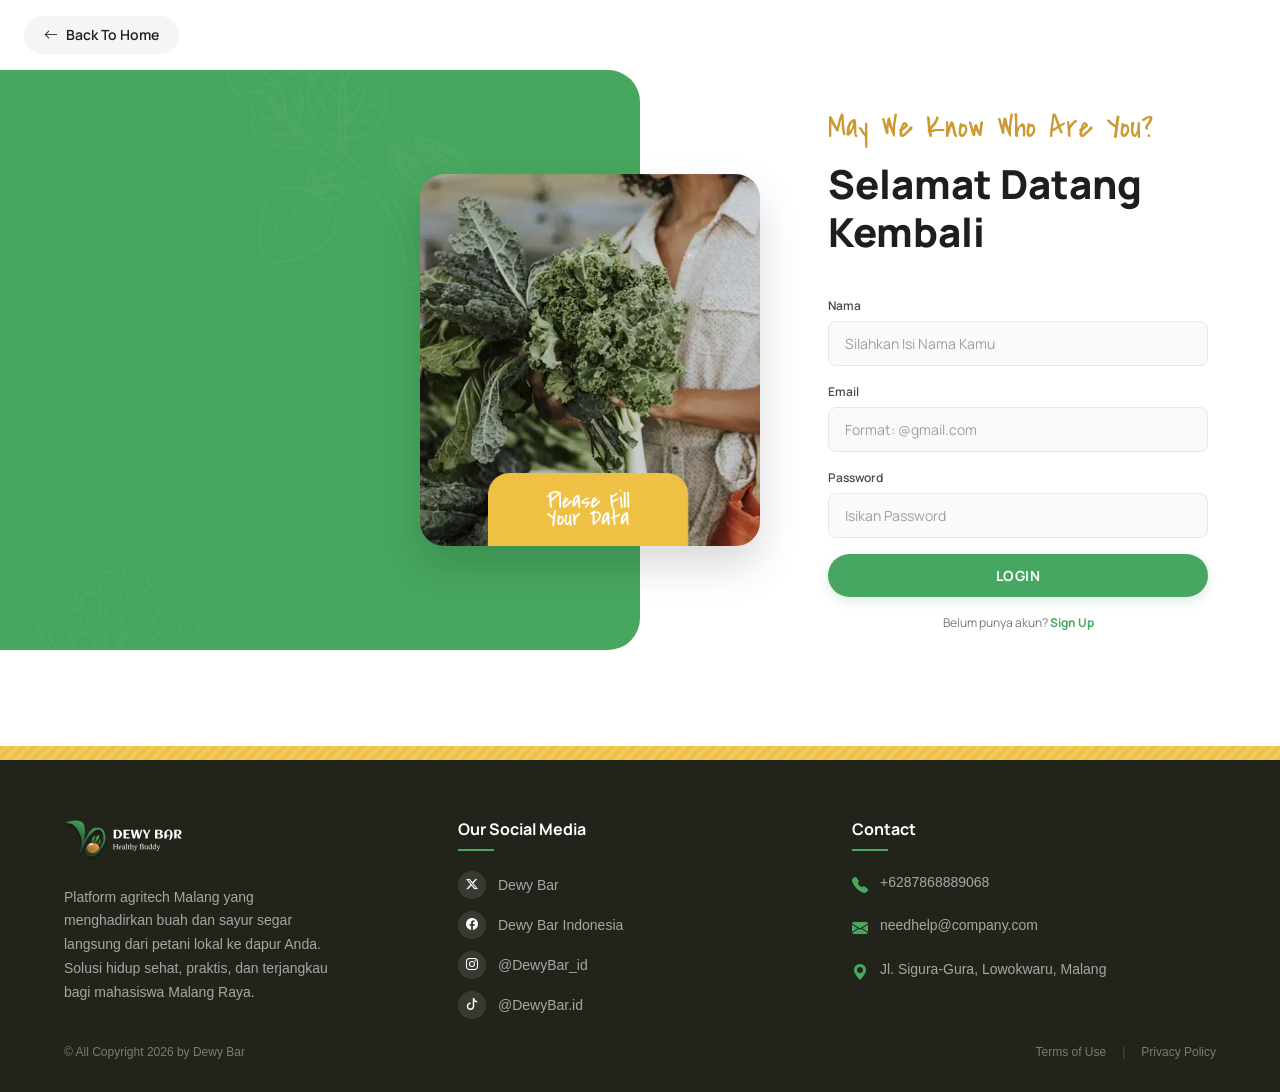
<file: views/BeforeLogin/login-page.html>
<!DOCTYPE html>
<html lang="id">
<head>
  <meta charset="UTF-8">
  <meta name="viewport" content="width=device-width, initial-scale=1.0">
  <title>Login — Dewy Bar</title>
  <link rel="stylesheet" href="https://cdn.jsdelivr.net/npm/bootstrap-icons@1.11.3/font/bootstrap-icons.min.css">
  <link rel="stylesheet" href="../../style/global.css">
  <link rel="stylesheet" href="../../style/footer.css">
  <link rel="stylesheet" href="../../style/auth.css">
  <link rel="preconnect" href="https://fonts.googleapis.com">
  <link rel="preconnect" href="https://fonts.gstatic.com" crossorigin>
  <link href="https://fonts.googleapis.com/css2?family=Cover&family=Covered+By+Your+Grace&display=swap" rel="stylesheet">
</head>
<body>

<!-- Back button -->
<div class="auth-back">
  <a href="../../index.html" class="back-pill"><i class="bi bi-arrow-left"></i> Back To Home</a>
</div>

<div class="auth-layout">
  
<div class="auth-left">
  <img src="../../assets/img/login-register/bg-hijau.png" alt="Pattern" class="auth-left__bg">
  
  <div class="auth-left__content-flat">
    <img src="../../assets/img/login-register/sayur-kol.png" alt="Please Fill Your Data" class="auth-left__flat-card-img">
  </div>
</div>

  <div class="auth-right">
    <div class="auth-form-wrap">
      <span class="auth-eyebrow">May We Know Who Are You?</span>
      <h2 class="auth-title">Selamat Datang Kembali</h2>
      
      <form class="auth-form" id="loginForm" onsubmit="event.preventDefault(); handleLogin();">
        <div class="auth-alert error" id="loginError"></div>
        
        <div class="form-group">
          <label class="form-label">Nama</label>
          <input type="text" id="loginName" class="form-input" placeholder="Silahkan Isi Nama Kamu">
        </div>
        
        <div class="form-group">
          <label class="form-label">Email</label>
          <input type="email" id="loginEmail" class="form-input" placeholder="Format: @gmail.com">
        </div>
        
        <div class="form-group">
          <label class="form-label">Password</label>
          <input type="password" id="loginPassword" class="form-input" placeholder="Isikan Password">
        </div>
        
        <button type="submit" class="auth-btn" id="loginBtn">LOGIN</button>
      </form>
      
      <p class="auth-switch">Belum punya akun? <a href="regist-page.html">Sign Up</a></p>
    </div>
  </div>

</div>

<!-- Footer -->
<div id="footer-container"></div>

<script src="../../javascript/auth.js"></script>
<script src="../../javascript/main.js"></script>
<script>
function togglePass(id, btn) {
  const input = document.getElementById(id);
  const isPass = input.type === 'password';
  input.type = isPass ? 'text' : 'password';
  btn.innerHTML = isPass ? '<i class="bi bi-eye-slash"></i>' : '<i class="bi bi-eye"></i>';
}
/* Enter key submit */
document.addEventListener('keydown', e => { if (e.key === 'Enter') handleLogin(); });
</script>
</body>
</html>
</file>
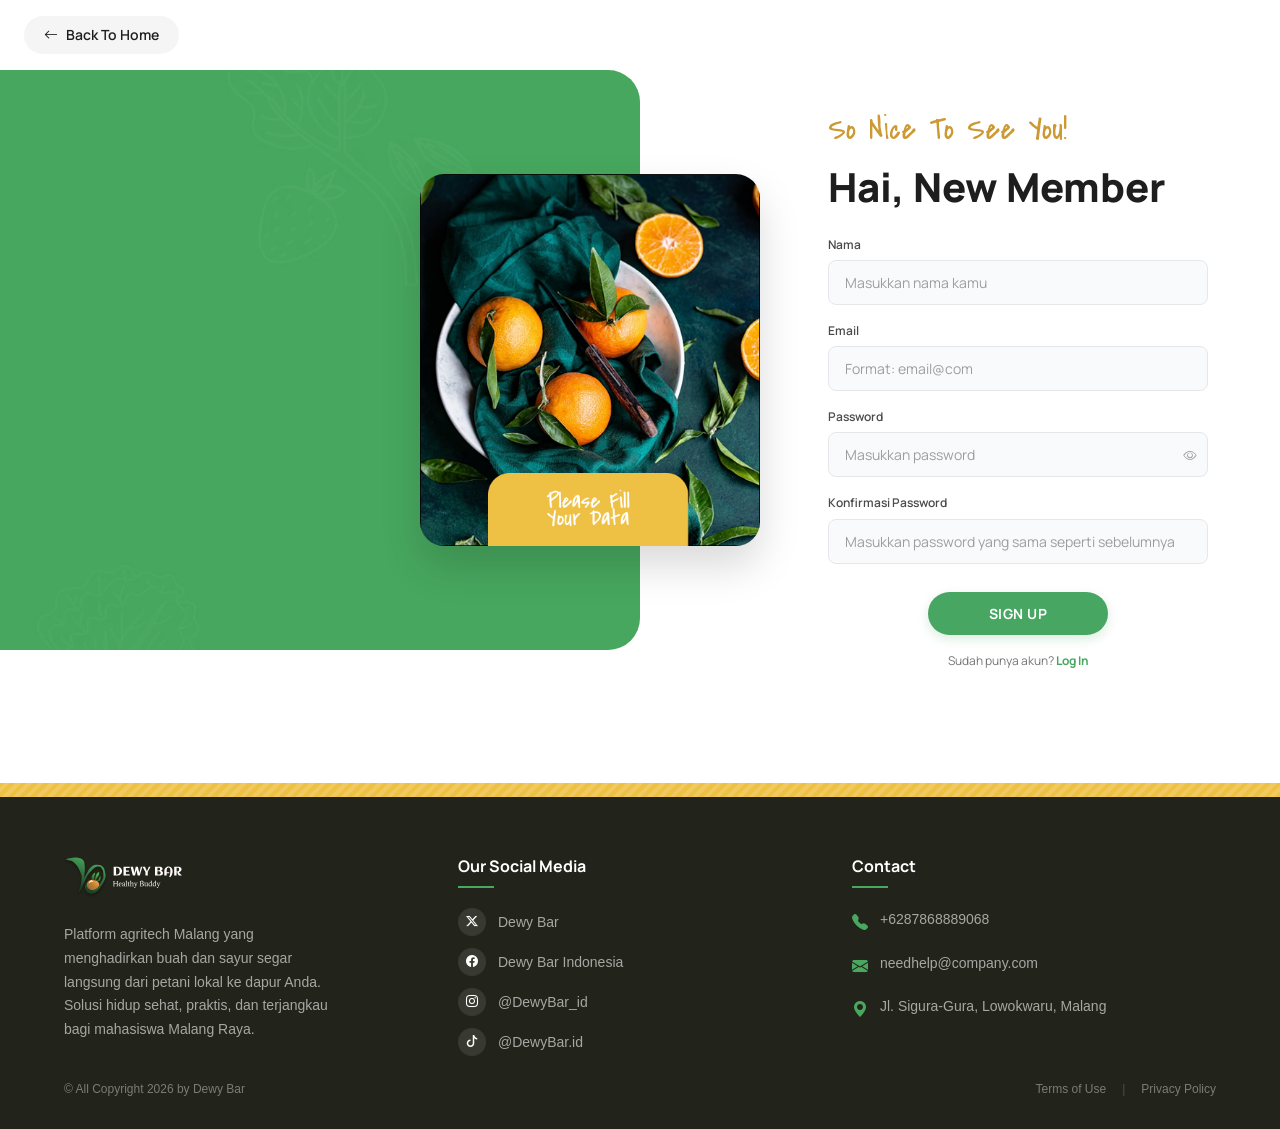
<file: views/BeforeLogin/regist-page.html>
<!DOCTYPE html>
<html lang="id">
<head>
  <meta charset="UTF-8">
  <meta name="viewport" content="width=device-width, initial-scale=1.0">
  <title>Daftar — Dewy Bar</title>
  <link rel="stylesheet" href="https://cdn.jsdelivr.net/npm/bootstrap-icons@1.11.3/font/bootstrap-icons.min.css">
  <link rel="stylesheet" href="../../style/global.css">
  <link rel="stylesheet" href="../../style/footer.css">
  <link rel="stylesheet" href="../../style/auth.css">
</head>
<body>

<div class="auth-back">
  <a href="../../index.html" class="back-pill"><i class="bi bi-arrow-left"></i> Back To Home</a>
</div>

<div class="auth-layout">
  <div class="auth-left">
    <img src="../../assets/img/login-register/bg-hijau.png" alt="Pattern" class="auth-left__bg">
    
    <div class="auth-left__content-flat">
      <img src="../../assets/img/login-register/jeruk.png " alt="Please Fill Your Data" class="auth-left__flat-card-img">
    </div>
  </div>

  <div class="auth-right">
    <div class="auth-form-wrap">
      <p class="auth-eyebrow">So Nice To See You!</p>
      <h2 class="auth-title">Hai, New Member</h2>

      <div class="auth-alert" id="registerError"></div>

      <div class="auth-form">
        <div class="form-group">
          <label class="form-label">Nama</label>
          <input type="text" id="regName" class="form-input" placeholder="Masukkan nama kamu">
        </div>
        <div class="form-group">
          <label class="form-label">Email</label>
          <input type="email" id="regEmail" class="form-input" placeholder="Format: email@com">
        </div>
        <div class="form-group">
          <label class="form-label">Password</label>
          <div style="position:relative;">
            <input type="password" id="regPassword" class="form-input" placeholder="Masukkan password" style="padding-right:3rem;">
            <button type="button" onclick="togglePass('regPassword', this)" style="position:absolute;right:12px;top:50%;transform:translateY(-50%);background:none;border:none;cursor:pointer;color:var(--clr-gray-400);">
              <i class="bi bi-eye"></i>
            </button>
          </div>
        </div>
        <div class="form-group">
          <label class="form-label">Konfirmasi Password</label>
          <input type="password" id="regConfirm" class="form-input" placeholder="Masukkan password yang sama seperti sebelumnya">
        </div>
        
        <div class="auth-btn-container">
          <button class="auth-btn" id="registerBtn" onclick="handleRegister()">SIGN UP</button>
        </div>
      </div>

      <p class="auth-switch">Sudah punya akun? <a href="login-page.html">Log In</a></p>
    </div>
  </div>
</div>

<div id="footer-container"></div>

<script src="../../javascript/auth.js"></script>
<script src="../../javascript/main.js"></script>
<script>
function togglePass(id, btn) {
  const input = document.getElementById(id);
  const isPass = input.type === 'password';
  input.type = isPass ? 'text' : 'password';
  btn.innerHTML = isPass ? '<i class="bi bi-eye-slash"></i>' : '<i class="bi bi-eye"></i>';
}
</script>
</body>
</html>
</file>
<file: style/global.css>
/* ============================================================
   DEWY BAR — GLOBAL CSS
   File: style/global.css
   Tokens desain, reset, utilities, animasi global
   ============================================================ */

/* --- GOOGLE FONTS --- */
@import url('https://fonts.googleapis.com/css2?family=Covered+By+Your+Grace&family=Manrope:wght@400;500;600;700;800&display=swap');

/* --- CSS CUSTOM PROPERTIES --- */
:root {
  /* Warna utama */
  --clr-primary:       #49A760;
  --clr-primary-2:     #4BAF47;
  --clr-primary-dark:  #1F4E3D;
  --clr-primary-light: #e8f5e9;
  --clr-accent:        #EEC044;
  --clr-accent-dark:   #d4a020;

  /* Netral */
  --clr-dark:       #1e1e1e;
  --clr-gray-700:   #4a4a4a;
  --clr-gray-500:   #757575;
  --clr-gray-400:   #9e9e9e;
  --clr-gray-100:   #f5f5f5;
  --clr-white:      #ffffff;
  --clr-border:     #e0e0e0;
  --clr-footer-bg:  #1e1e1e;

  /* Tipografi */
  --font-display: 'Covered By Your Grace', cursive;
  --font-body:    'Manrope', sans-serif;

  --fs-xs:   0.75rem;
  --fs-sm:   0.875rem;
  --fs-base: 1rem;
  --fs-md:   1.125rem;
  --fs-lg:   1.5rem;
  --fs-xl:   2rem;
  --fs-2xl:  2.5rem;
  --fs-3xl:  3rem;

  --fw-regular:   400;
  --fw-medium:    500;
  --fw-semibold:  600;
  --fw-bold:      700;
  --fw-extrabold: 800;

  /* Spacing (kelipatan 4px) */
  --sp-1:  0.25rem;
  --sp-2:  0.5rem;
  --sp-3:  0.75rem;
  --sp-4:  1rem;
  --sp-5:  1.25rem;
  --sp-6:  1.5rem;
  --sp-8:  2rem;
  --sp-10: 2.5rem;
  --sp-12: 3rem;
  --sp-16: 4rem;
  --sp-20: 5rem;

  /* Border radius */
  --radius-sm:   4px;
  --radius-md:   8px;
  --radius-lg:   16px;
  --radius-xl:   24px;
  --radius-full: 9999px;

  /* Shadow */
  --shadow-sm: 0 1px 3px rgba(0,0,0,0.08);
  --shadow-md: 0 4px 12px rgba(0,0,0,0.12);
  --shadow-lg: 0 8px 24px rgba(0,0,0,0.16);

  /* Transisi */
  --transition-fast:   0.15s ease;
  --transition-normal: 0.3s ease;
  --transition-slow:   0.5s ease;

  /* Layout */
  --container-max: 1200px;
  --container-pad: 1.5rem;
}

/* --- RESET --- */
*, *::before, *::after { box-sizing: border-box; margin: 0; padding: 0; }

html { scroll-behavior: smooth; font-size: 16px; }

body {
  font-family: var(--font-body);
  font-size:   var(--fs-base);
  font-weight: var(--fw-regular);
  color:       var(--clr-dark);
  background:  var(--clr-white);
  line-height: 1.6;
  -webkit-font-smoothing: antialiased;
}

img { max-width: 100%; display: block; object-fit: cover; }
a   { text-decoration: none; color: inherit; transition: color var(--transition-fast); }
ul, ol { list-style: none; }
button { cursor: pointer; font-family: var(--font-body); border: none; outline: none; background: none; }
input, textarea, select { font-family: var(--font-body); font-size: var(--fs-base); outline: none; }

/* --- LAYOUT UTILITIES --- */
.container {
  width:     100%;
  max-width: var(--container-max);
  margin:    0 auto;
  padding:   0 var(--container-pad);
}

.flex         { display: flex; }
.flex-center  { display: flex; align-items: center; justify-content: center; }
.flex-between { display: flex; align-items: center; justify-content: space-between; }
.flex-col     { display: flex; flex-direction: column; }
.flex-wrap    { flex-wrap: wrap; }
.align-center { align-items: center; }
.gap-2  { gap: var(--sp-2); }
.gap-3  { gap: var(--sp-3); }
.gap-4  { gap: var(--sp-4); }
.gap-6  { gap: var(--sp-6); }
.gap-8  { gap: var(--sp-8); }

.grid-2 { display: grid; grid-template-columns: repeat(2, 1fr); gap: var(--sp-6); }
.grid-3 { display: grid; grid-template-columns: repeat(3, 1fr); gap: var(--sp-6); }
.grid-4 { display: grid; grid-template-columns: repeat(4, 1fr); gap: var(--sp-6); }

.text-center  { text-align: center; }
.text-left    { text-align: left; }
.text-right   { text-align: right; }
.text-accent  { color: var(--clr-accent); }
.text-primary { color: var(--clr-primary); }
.text-white   { color: var(--clr-white); }
.text-muted   { color: var(--clr-gray-400); }

/* --- TIPOGRAFI --- */
h1,h2,h3,h4,h5,h6 {
  font-family: var(--font-body);
  font-weight: var(--fw-extrabold);
  line-height: 1.2;
  color: var(--clr-dark);
}
h1 { font-size: var(--fs-3xl); }
h2 { font-size: var(--fs-2xl); }
h3 { font-size: var(--fs-xl); }
h4 { font-size: var(--fs-lg); }
h5 { font-size: var(--fs-md); }
h6 { font-size: var(--fs-base); }
p  { line-height: 1.7; color: var(--clr-gray-700); }

.font-display { font-family: var(--font-display) !important; }

/* --- TOMBOL --- */
.btn {
  display:         inline-flex;
  align-items:     center;
  justify-content: center;
  gap:             var(--sp-2);
  padding:         var(--sp-3) var(--sp-6);
  border-radius:   var(--radius-full);
  font-size:       var(--fs-sm);
  font-weight:     var(--fw-bold);
  transition:      all var(--transition-fast);
  white-space:     nowrap;
  cursor:          pointer;
  border:          none;
}
.btn-primary { background: var(--clr-primary); color: var(--clr-white); }
.btn-primary:hover { background: var(--clr-primary-dark); transform: translateY(-1px); box-shadow: var(--shadow-md); color: var(--clr-white); }
.btn-outline { background: transparent; border: 2px solid var(--clr-primary); color: var(--clr-primary); }
.btn-outline:hover { background: var(--clr-primary); color: var(--clr-white); }
.btn-accent { background: var(--clr-accent); color: var(--clr-dark); }
.btn-accent:hover { background: var(--clr-accent-dark); transform: translateY(-1px); }
.btn-white { background: var(--clr-white); color: var(--clr-primary); }
.btn-white:hover { background: var(--clr-primary-light); }
.btn-sm { padding: var(--sp-2) var(--sp-4); font-size: var(--fs-xs); }
.btn-lg { padding: var(--sp-4) var(--sp-8); font-size: var(--fs-md); }

/* --- FORM --- */
.form-group  { display: flex; flex-direction: column; gap: var(--sp-2); }
.form-label  { font-size: var(--fs-sm); font-weight: var(--fw-semibold); color: var(--clr-dark); }
.form-input  {
  width: 100%; padding: var(--sp-3) var(--sp-4);
  background: var(--clr-gray-100);
  border: 2px solid transparent;
  border-radius: var(--radius-md);
  font-size: var(--fs-sm); color: var(--clr-dark);
  transition: border-color var(--transition-fast);
}
.form-input:focus  { border-color: var(--clr-primary); background: var(--clr-white); }
.form-input::placeholder { color: var(--clr-gray-400); }

/* --- CARD --- */
.card {
  background: var(--clr-white); border-radius: var(--radius-lg);
  box-shadow: var(--shadow-md); overflow: hidden;
  transition: transform var(--transition-normal), box-shadow var(--transition-normal);
}
.card:hover { transform: translateY(-4px); box-shadow: var(--shadow-lg); }
.card-body  { padding: var(--sp-6); }
.card-img   { width: 100%; height: 200px; }

/* --- SECTION --- */
.section    { padding: var(--sp-20) 0; }
.section-sm { padding: var(--sp-12) 0; }
.section-title {
  font-size: var(--fs-2xl); text-align: center; margin-bottom: var(--sp-12); position: relative;
}
.section-title::after {
  content: ''; display: block; width: 60px; height: 3px;
  background: var(--clr-primary); margin: var(--sp-3) auto 0; border-radius: var(--radius-full);
}

/* --- BADGE --- */
.badge { display: inline-block; padding: var(--sp-1) var(--sp-3); border-radius: var(--radius-full); font-size: var(--fs-xs); font-weight: var(--fw-bold); }
.badge-primary { background: var(--clr-primary-light); color: var(--clr-primary); }
.badge-accent  { background: #fff3e0; color: var(--clr-accent); }
.badge-green   { background: var(--clr-primary); color: #fff; }

/* --- OVERLAY --- */
.overlay { position: relative; }
.overlay::before { content: ''; position: absolute; inset: 0; background: rgba(0,0,0,0.45); z-index: 1; }
.overlay > * { position: relative; z-index: 2; }

/* --- BACK PILL --- */
.back-pill {
  display: inline-flex; align-items: center; gap: var(--sp-2);
  padding: var(--sp-2) var(--sp-5);
  background: var(--clr-gray-100); border-radius: var(--radius-full);
  font-size: var(--fs-sm); font-weight: var(--fw-semibold);
  color: var(--clr-dark); transition: all var(--transition-fast);
  cursor: pointer; border: none;
}
.back-pill:hover { background: var(--clr-primary); color: #fff; }

/* --- TOAST --- */
.toast-notif {
  position: fixed; bottom: var(--sp-8); right: var(--sp-8);
  background: var(--clr-primary); color: #fff;
  padding: var(--sp-4) var(--sp-6); border-radius: var(--radius-md);
  box-shadow: var(--shadow-lg); font-size: var(--fs-sm); font-weight: 600;
  display: flex; align-items: center; gap: var(--sp-3);
  z-index: 9999; transform: translateY(80px); opacity: 0;
  transition: all 0.4s ease;
}
.toast-notif.show { transform: translateY(0); opacity: 1; }

/* --- MODAL POPUP --- */
.modal-overlay {
  position: fixed; inset: 0; background: rgba(0,0,0,0.6);
  z-index: 9000; display: flex; align-items: center; justify-content: center;
  opacity: 0; visibility: hidden; transition: all var(--transition-fast);
}
.modal-overlay.open { opacity: 1; visibility: visible; }
.modal-box {
  background: #fff; border-radius: var(--radius-xl);
  padding: var(--sp-8); max-width: 460px; width: 90%;
  text-align: center; transform: scale(0.9);
  transition: transform var(--transition-fast); box-shadow: var(--shadow-lg);
}
.modal-overlay.open .modal-box { transform: scale(1); }
.modal-icon { width: 72px; height: 72px; border-radius: 50%; display: flex; align-items: center; justify-content: center; font-size: 2rem; margin: 0 auto var(--sp-4); }
.modal-icon.success { background: #e8f5e9; color: var(--clr-primary); }
.modal-icon.danger  { background: #ffebee; color: #ef5350; }
.modal-title { font-size: var(--fs-xl); font-weight: var(--fw-extrabold); }

/* --- ANIMASI --- */
@keyframes fadeInUp { from { opacity: 0; transform: translateY(24px); } to { opacity: 1; transform: translateY(0); } }
@keyframes fadeIn   { from { opacity: 0; } to { opacity: 1; } }
@keyframes pulse    { 0%,100% { transform: scale(1); } 50% { transform: scale(1.05); } }

.animate-fadeInUp { animation: fadeInUp 0.6s ease both; }
.animate-fadeIn   { animation: fadeIn 0.4s ease both; }

/* --- DIVIDER --- */
.divider { border: none; border-top: 1px solid var(--clr-gray-100); margin: var(--sp-8) 0; }

/* --- SCROLLBAR --- */
::-webkit-scrollbar       { width: 6px; }
::-webkit-scrollbar-track { background: var(--clr-gray-100); }
::-webkit-scrollbar-thumb { background: var(--clr-primary); border-radius: var(--radius-full); }

/* --- RESPONSIVE --- */
@media (max-width: 992px) {
  .grid-4 { grid-template-columns: repeat(2, 1fr); }
  .grid-3 { grid-template-columns: repeat(2, 1fr); }
}
@media (max-width: 768px) {
  :root { --fs-3xl: 2rem; --fs-2xl: 1.75rem; --fs-xl: 1.5rem; }
  .grid-2, .grid-3, .grid-4 { grid-template-columns: 1fr; }
  .section    { padding: var(--sp-12) 0; }
  .section-sm { padding: var(--sp-8) 0; }
}

img {
  max-width: 100%;
  height: auto;
  display: block;
}

* {
  box-sizing: border-box;
}

html, body {
  overflow-x: hidden;
}
</file>
<file: style/footer.css>
/* ============================================================
   DEWY BAR — CLEAN & HIGH-FIDELITY FOOTER CSS
   File: style/footer.css
   ============================================================ */

.footer-stripe {
  height: 14px;
  background: var(--clr-accent);
  background-image: repeating-linear-gradient(
    -45deg, transparent, transparent 4px,
    rgba(255,255,255,0.15) 4px, rgba(255,255,255,0.15) 8px
  );
}

/* KONDISI BARU YANG BENAR DI FILE style/footer.css */
.footer {
  background-color: #22241b; /* <--- GANTI MENJADI KODE INI (Abu-abu gelap kehitaman) */
  color: #ffffff;
  padding: 60px 0 30px 0;
  font-family: Arial, sans-serif;
}

/* .footer__grid {
  display: grid;
  grid-template-columns: 1.5fr 1fr 1fr;
  gap: var(--sp-12);
  padding-bottom: var(--sp-12);
  border-bottom: 1px solid rgba(255,255,255,0.1);
} */

.footer__grid {
  display: grid;
  grid-template-columns: repeat(auto-fit, minmax(250px, 1fr));
  gap: 40px;
}

/* BRAND */
.footer__brand { display: flex; flex-direction: column; gap: var(--sp-4); }
.footer__brand-logo { display: flex; align-items: center; gap: var(--sp-3); }
.footer__brand-logo-img { height: 40px; width: auto; }
.footer__brand-name {
  font-weight: var(--fw-extrabold); font-size: var(--fs-lg);
  color: var(--clr-white); line-height: 1;
}
.footer__brand-name span {
  display: block; font-size: var(--fs-xs);
  font-weight: var(--fw-medium); color: var(--clr-accent); margin-top: 2px;
}
.footer__brand-desc {
  font-size: var(--fs-sm); color: rgba(255,255,255,0.6); line-height: 1.7; max-width: 280px;
}

/* KOLOM TITLE */
.footer__col-title {
  font-size: var(--fs-base); font-weight: var(--fw-bold);
  color: var(--clr-white); margin-bottom: var(--sp-5);
  position: relative; padding-bottom: var(--sp-3);
  margin-top: 0;
}
.footer__col-title::after {
  content: ''; position: absolute; bottom: 0; left: 0;
  width: 36px; height: 2px; background: var(--clr-primary);
}

/* SOCIAL */
.footer__social-list { display: flex; flex-direction: column; gap: var(--sp-3); }
.footer__social-item { display: flex; align-items: center; gap: var(--sp-3); text-decoration: none; }
.footer__social-icon {
  width: 28px; height: 28px; border-radius: var(--radius-full);
  background: rgba(255,255,255,0.1);
  display: flex; align-items: center; justify-content: center;
  font-size: var(--fs-xs); flex-shrink: 0;
  transition: background var(--transition-fast); color: #fff;
}
.footer__social-item:hover .footer__social-icon { background: var(--clr-primary); }
.footer__social-text { font-size: var(--fs-sm); color: rgba(255,255,255,0.6); transition: color var(--transition-fast); }
.footer__social-item:hover .footer__social-text { color: #fff; }

/* CONTACT */
.footer__contact-list { display: flex; flex-direction: column; gap: var(--sp-4); }
.footer__contact-item {
  display: flex; align-items: flex-start; gap: var(--sp-3);
  font-size: var(--fs-sm); color: rgba(255,255,255,0.6);
}
.footer__contact-icon { color: var(--clr-primary); font-size: var(--fs-base); flex-shrink: 0; margin-top: 2px; }

/* BOTTOM */
.footer__bottom {
  display: flex; align-items: center; justify-content: space-between;
  padding-top: var(--sp-6); flex-wrap: wrap; gap: var(--sp-3);
}
.footer__copyright { font-size: var(--fs-xs); color: rgba(255,255,255,0.4); }
.footer__bottom-links { display: flex; gap: var(--sp-4); }
.footer__bottom-link { font-size: var(--fs-xs); color: rgba(255,255,255,0.4); transition: color var(--transition-fast); text-decoration: none; }
.footer__bottom-link:hover { color: var(--clr-white); }
.footer__bottom-link + .footer__bottom-link::before { content: '|'; margin-right: var(--sp-4); color: rgba(255,255,255,0.2); }

/* RESPONSIVE */
@media (max-width: 768px) {
  .footer__grid { grid-template-columns: 1fr; gap: var(--sp-8); }
  .footer__brand-desc { max-width: 100%; }
  .footer__bottom { flex-direction: column; text-align: center; }
}

.footer__grid {
  display: grid;
  grid-template-columns: repeat(3, 1fr);
  gap: 30px;
}

/* Mobile */
@media (max-width: 768px) {
  .footer__grid {
    grid-template-columns: 1fr;
    text-align: center;
  }
}
</file>
<file: style/auth.css>
/* ============================================================
   DEWY BAR — AUTH CSS (Perfect Premium & Fully Responsive)
   File: style/auth.css
   ============================================================ */

.auth-page { 
  min-height: 100vh; 
  display: flex; 
  flex-direction: column; 
  background-color: var(--clr-white);
}

.auth-back {
  padding: var(--sp-4) var(--sp-6);
  background-color: var(--clr-white);
}

/* Layout Grid Utama */
.auth-layout {
  display: grid; 
  grid-template-columns: 1fr 1fr;
  width: 100%;
  margin-bottom: 80px; /* Ruang putih elegan sebelum menyentuh footer */
}

/* ============================================================
   SISI KIRI: KOTAK HIJAU & GAMBAR MELAYANG OVERLAP
   ============================================================ */
.auth-left {
  position: relative; 
  height: 580px; 
  background-color: #47A662; 
  border-top-right-radius: 32px;    
  border-bottom-right-radius: 32px; 
}

/* Motif Daun Latar Belakang */
.auth-left__bg {
  position: absolute;
  z-index: 1;
  inset: 0;
  width: 100%;
  height: 100%;
  object-fit: cover;
  opacity: 0.12; 
  border-top-right-radius: 32px;
  border-bottom-right-radius: 32px;
}

/* Wadah Gambar yang Menggantung ke Kanan (Figma Match) */
.auth-left__content-flat {
  position: absolute;
  z-index: 10; 
  top: 50%;
  right: -120px; /* Menarik gambar melayang keluar dari area hijau */
  transform: translateY(-50%); 
  width: 340px; 
}

.auth-left__flat-card-img {
  width: 100%;
  height: auto;
  object-fit: contain;
  border-radius: 24px; 
  box-shadow: 0 20px 40px rgba(0, 0, 0, 0.15); 
}

/* ============================================================
   SISI KANAN: AREA FORM INPUT
   ============================================================ */
.auth-right {
  display: flex; 
  align-items: center; 
  justify-content: center;
  /* Jarak padding kiri sengaja diberi 180px agar form tidak tertimpa gambar melayang */
  padding: var(--sp-8) var(--sp-16) var(--sp-8) 180px; 
  background: var(--clr-white);
}

.auth-form-wrap { 
  width: 100%; 
  max-width: 380px; 
}

.auth-eyebrow {
  font-family: 'Covered By Your Grace', cursive;
  font-size: var(--fs-xl); 
  font-weight: 400;
  color: #CC9933; 
  margin-bottom: 6px;
  display: block;
}

.auth-title { 
  font-size: var(--fs-2xl); 
  font-weight: var(--fw-extrabold); 
  color: var(--clr-gray-900);
  margin-bottom: var(--sp-6); 
}

.auth-form { 
  display: flex; 
  flex-direction: column; 
  gap: var(--sp-4); 
}

.form-group {
  display: flex;
  flex-direction: column;
  gap: 6px; 
}

.form-label {
  font-size: var(--fs-xs);
  font-weight: var(--fw-semibold);
  color: var(--clr-gray-700);
}

.form-input {
  width: 100%;
  padding: 12px 16px; 
  border: 1px solid #E5E7EB;
  border-radius: var(--radius-md);
  font-size: var(--fs-sm);
  background-color: #F9FAFB; 
  outline: none;
  transition: all var(--transition-fast);
}

.form-input:focus {
  border-color: #47A662;
  background-color: var(--clr-white);
}

/* CONTAINER TOMBOL DI TENGAH FORM */
.auth-btn-container {
  display: flex;
  justify-content: center; 
  margin-top: var(--sp-3);
  width: 100%;
}

.auth-btn {
  width: auto; 
  min-width: 180px; 
  padding: 12px 42px; 
  background: #47A662; 
  color: #fff;
  border: none; 
  border-radius: 50px; 
  font-size: var(--fs-sm); 
  font-weight: var(--fw-bold);
  letter-spacing: 0.5px; 
  cursor: pointer;
  transition: all var(--transition-fast);
  box-shadow: 0 4px 12px rgba(71, 166, 98, 0.2);
}

.auth-btn:hover { 
  background: #3B8B52; 
  transform: translateY(-1px); 
}

.auth-switch {
  text-align: center; 
  font-size: var(--fs-xs); 
  color: var(--clr-gray-500);
  margin-top: var(--sp-4);
}

.auth-switch a { 
  color: #47A662; 
  font-weight: var(--fw-bold); 
  text-decoration: none;
}

.auth-switch a:hover { 
  text-decoration: underline; 
}


/* ============================================================
   KUNCI JAWABAN: BREAKPOINT RESPONSIVE (MEDIA QUERIES)
   ============================================================ */

/* Saat layar mulai mengecil (Lebar di bawah 1100px - Laptop Kecil/Tablet) */
@media (max-width: 1100px) {
  /* Kurangi sedikit geseran gambar agar tidak memakan ruang tengah berlebihan */
  .auth-left__content-flat {
    right: -80px;
    width: 300px;
  }
  .auth-right {
    padding-left: 120px;
  }
}

/* KUNCI UTAMA: Saat layar di bawah 992px (Mode Tablet Tegak & HP) */
@media (max-width: 992px) {
  .auth-layout { 
    grid-template-columns: 1fr; /* Ubah grid menjadi 1 kolom penuh */
    margin-bottom: 40px;
  }
  
  /* Hilangkan total area hijau beserta gambar buah melayangnya agar tidak menutupi form! */
  .auth-left { 
    display: none !important; 
  }
  
  /* Form kanan otomatis mengambil alih seluruh layar dan padding-left dikembalikan normal */
  .auth-right { 
    padding: var(--sp-6) var(--sp-6); 
    width: 100%;
  }
  
  .auth-form-wrap {
    max-width: 460px; /* Biarkan form sedikit melebar proporsional di layar HP */
    margin: 0 auto;
  }
}
</file>
